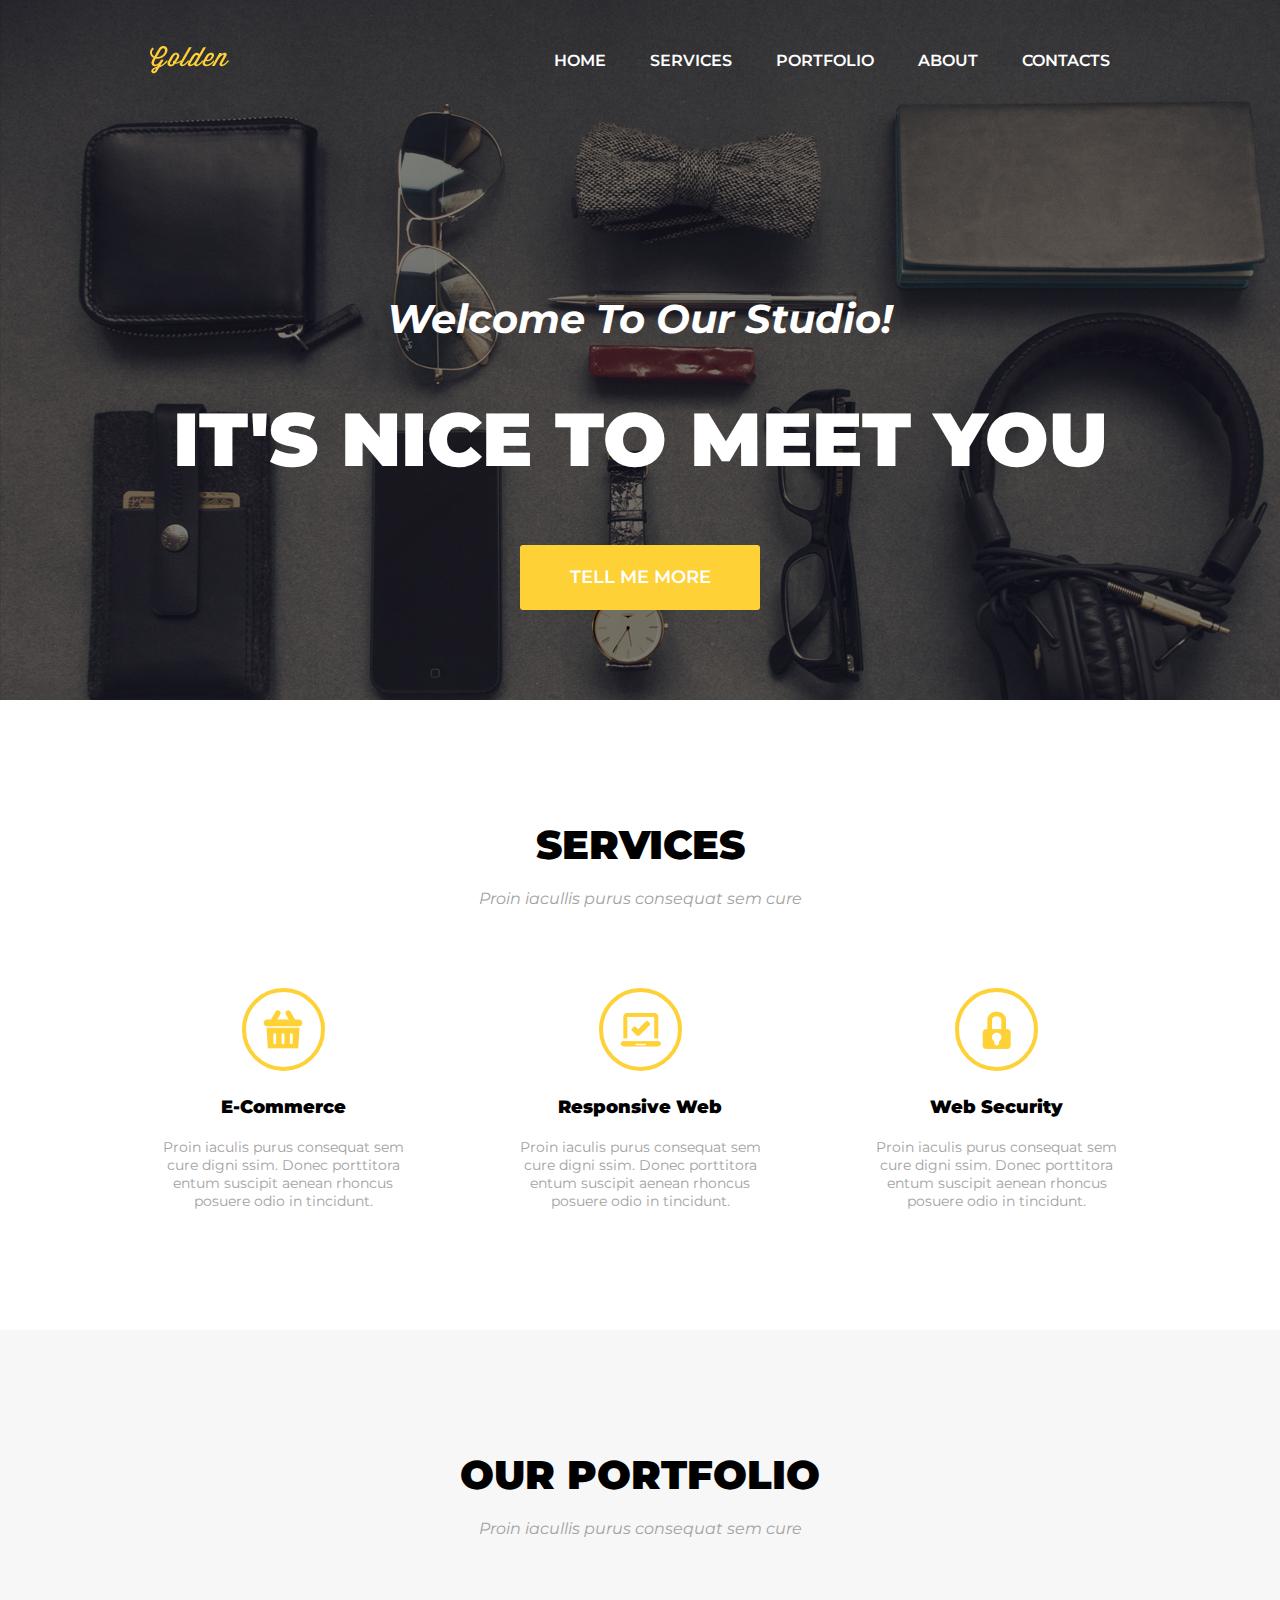
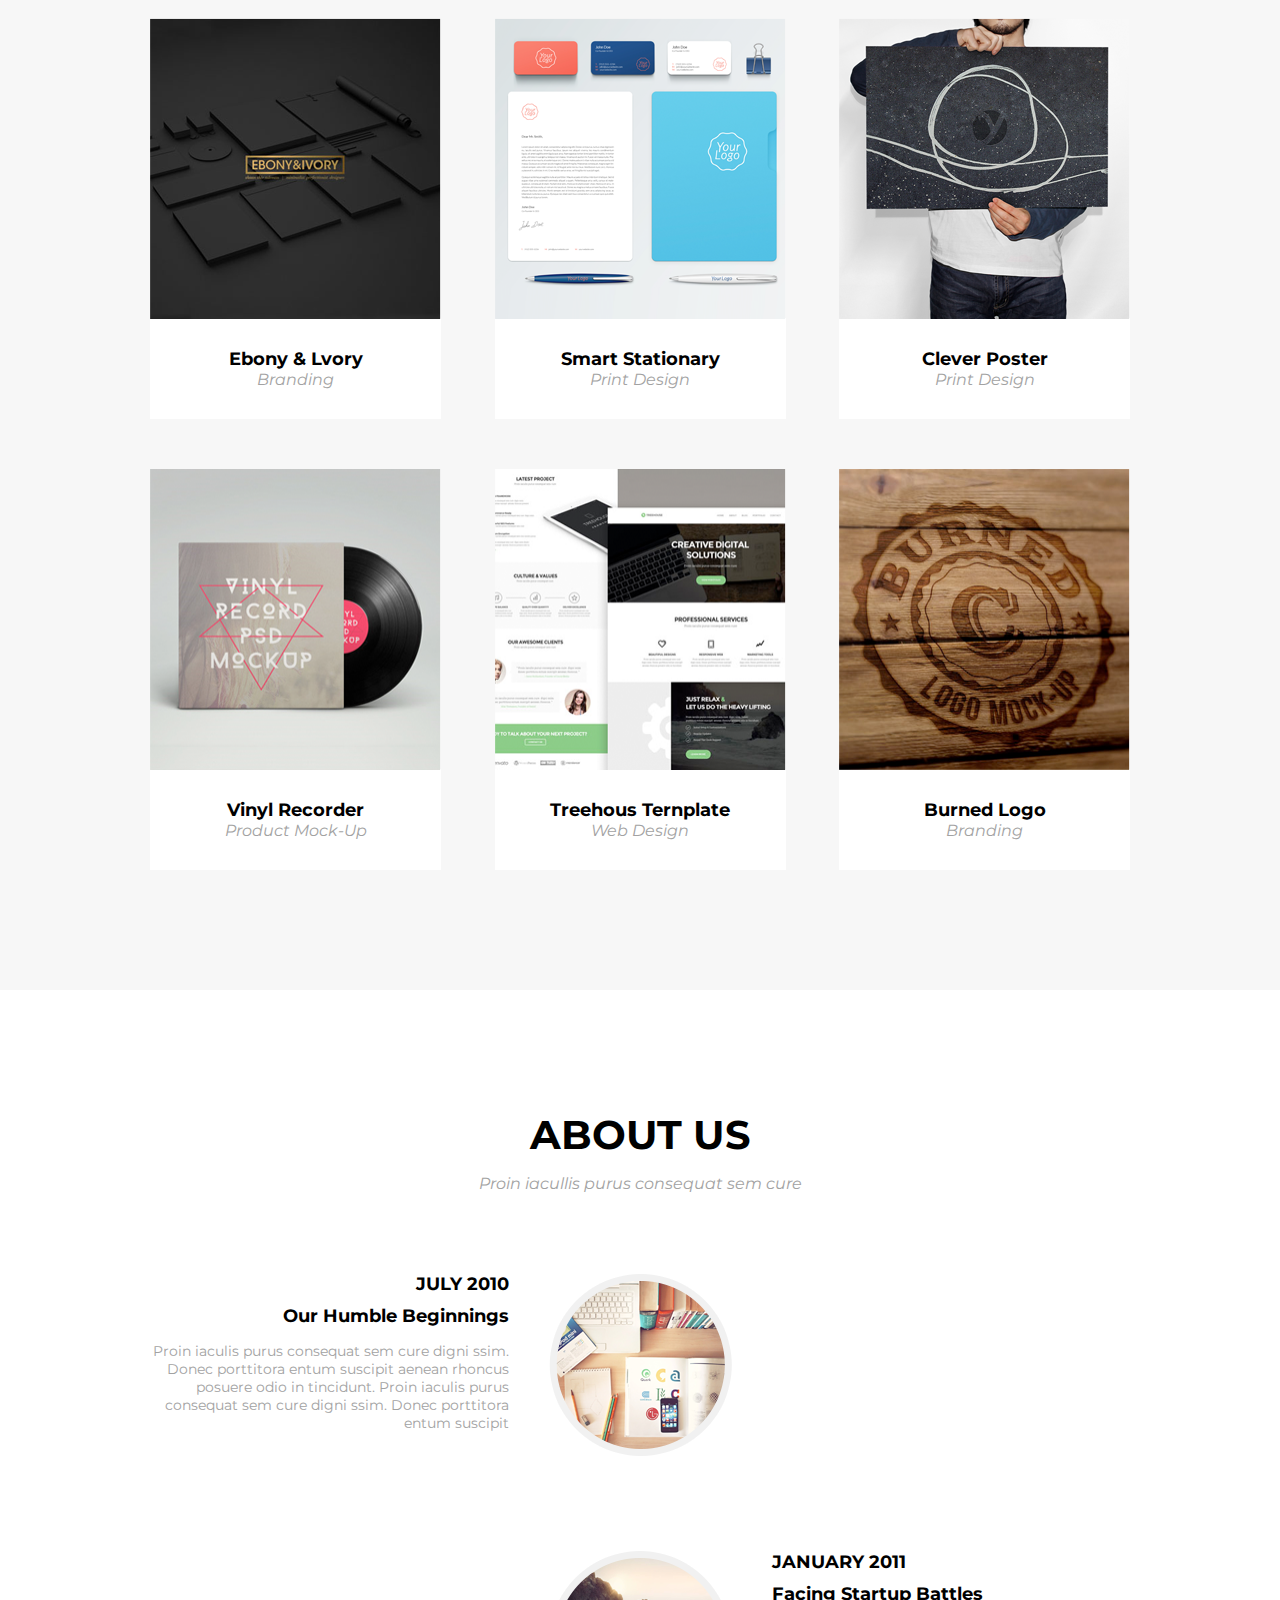
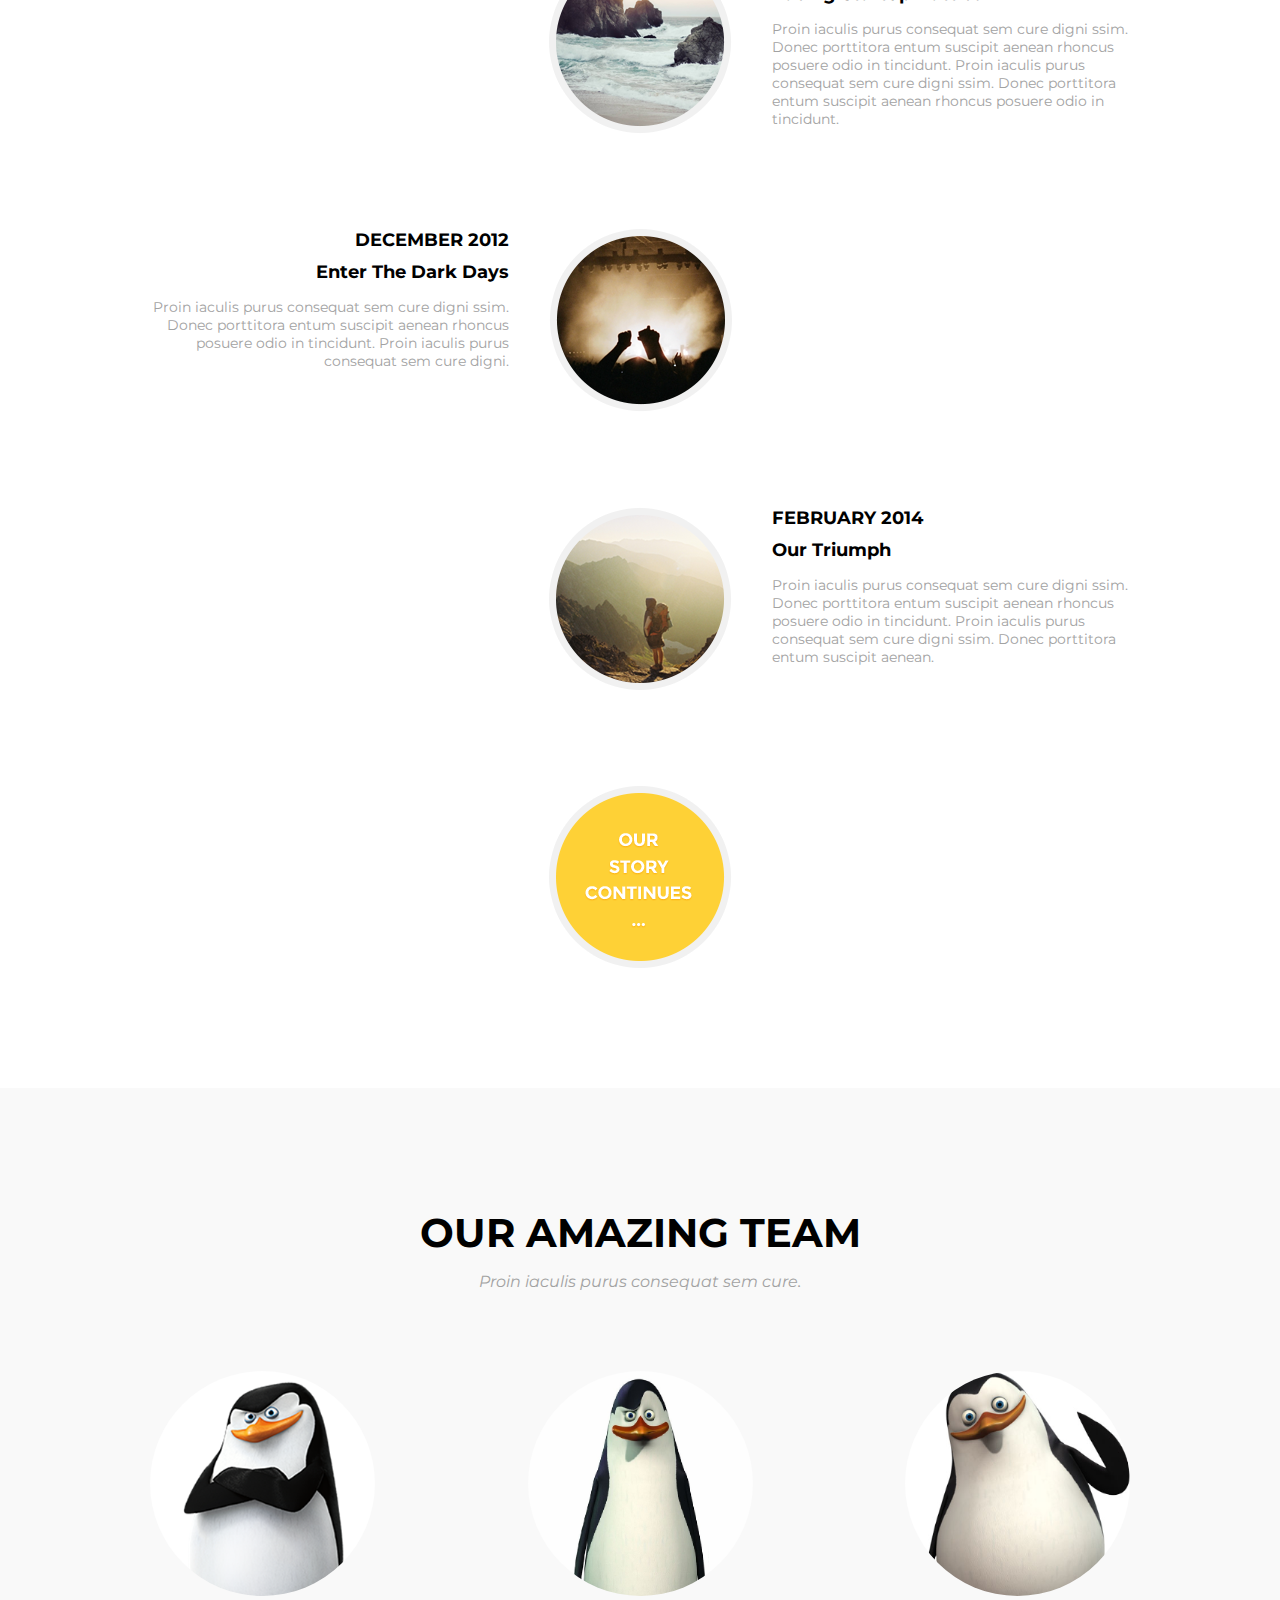
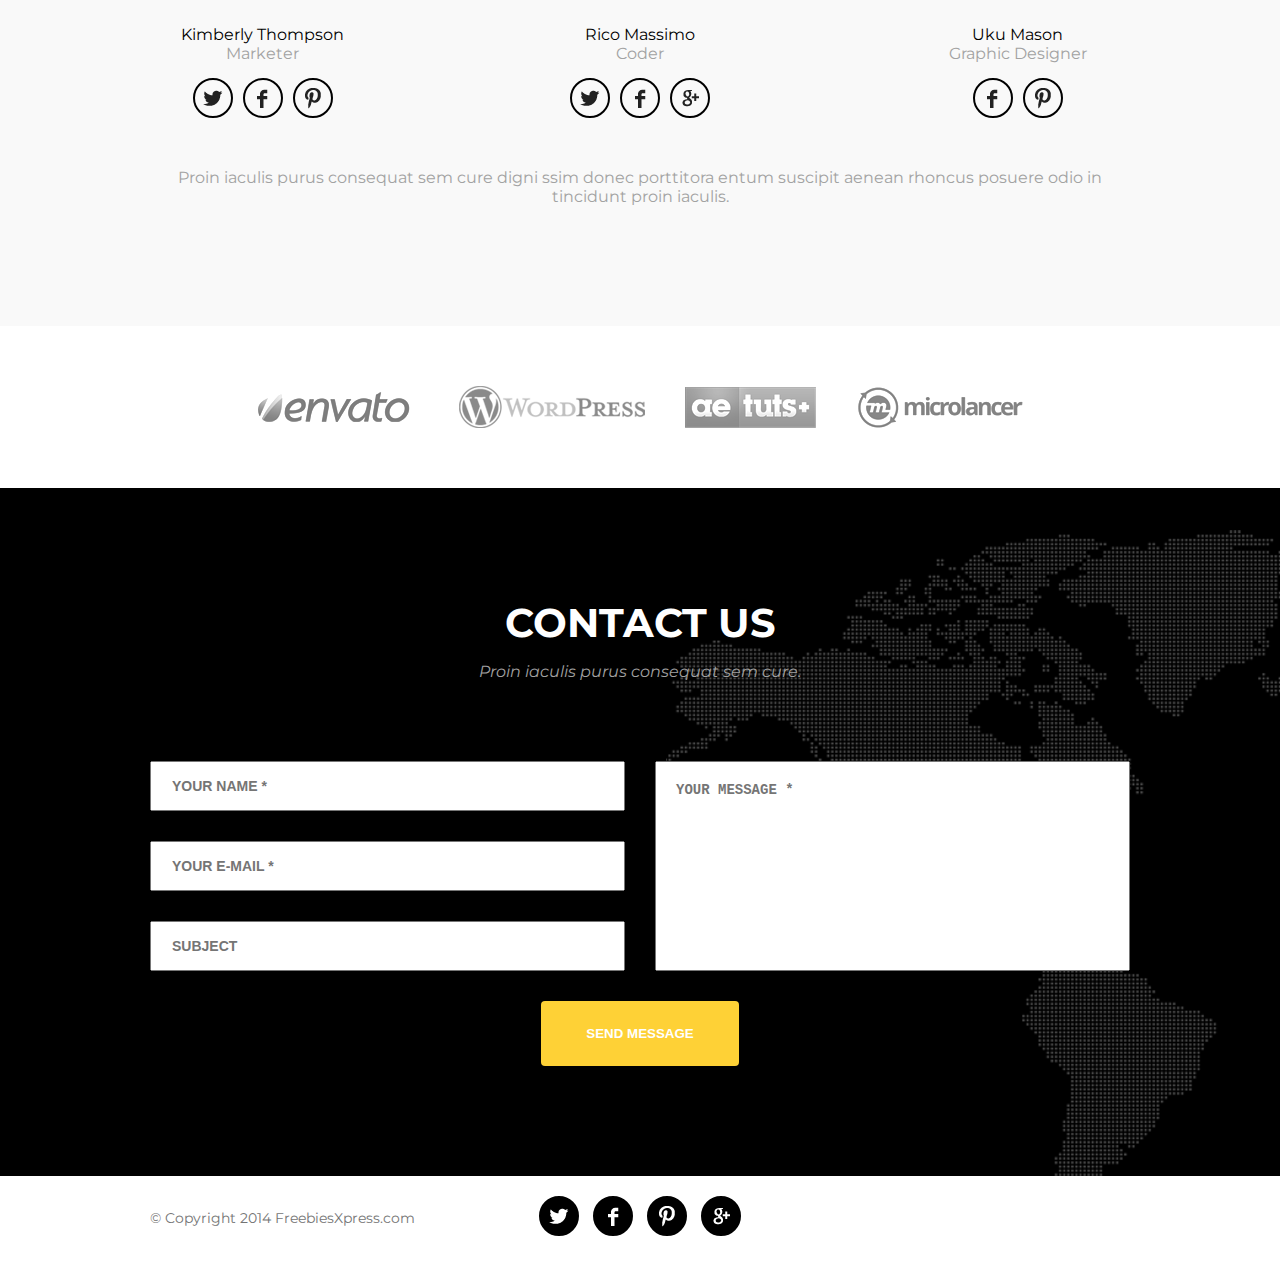
<file: ninth_html_css_homework_Nikiforov_Eugene/index.html>
<!DOCTYPE html>
<html lang="en">
<head>
    <meta charset="UTF-8">
    <meta name="viewport" content="width=device-width, initial-scale=1.0">
    <title>Studio</title>
    <link href="https://fonts.googleapis.com/css2?family=Montserrat:ital,wght@0,400;0,600;0,800;0,900;1,400;1,600;1,700&display=swap" rel="stylesheet">
    <link rel="stylesheet" href="css/style.css">
    <link rel="stylesheet" href="css/welcome.css">
    <link rel="stylesheet" href="css/welcome-media.css">
    <link rel="stylesheet" href="css/services.css">
    <link rel="stylesheet" href="css/services-media.css">
    <link rel="stylesheet" href="css/portfolio.css">
    <link rel="stylesheet" href="css/portfolio-media.css">
    <link rel="stylesheet" href="css/about.css">
    <link rel="stylesheet" href="css/about-media.css">
    <link rel="stylesheet" href="css/team.css">
    <link rel="stylesheet" href="css/team-media.css">
    <link rel="stylesheet" href="css/clients.css">
    <link rel="stylesheet" href="css/clients-media.css">
    <link rel="stylesheet" href="css/contact-us.css">
    <link rel="stylesheet" href="css/contact-us-media.css">
    <link rel="stylesheet" href="css/footer.css">
    <link rel="stylesheet" href="css/footer-media.css">
</head>
<body>
    <div class="site">

        <div class="welcome">
            <div class="container">

                <header class="header">

                    <div class="logo">
                        <img src="img/header-logo.png" alt="">
                    </div>
                    
                    <input type="checkbox" id="toogle">

                    <div class="menu-button">
                        <label for="toogle" class="menu-button">
                            <span></span>
                            <span></span>
                            <span></span>
                        </label>
                    </div>

                    <nav class="navigation">                        
                        <a href="#" class="navigation-link">Home</a>
                        <a href="#" class="navigation-link">Services</a>
                        <a href="#" class="navigation-link">Portfolio</a>
                        <a href="#" class="navigation-link">About</a>
                        <a href="#" class="navigation-link">Contacts</a>
                    </nav>

                </header>

                <section class="promo">

                    <h3 class="promo-greetings">Welcome to our studio!</h3>

                    <h4 class="promo-greetings">It's nice to meet you</h4>

                    <a href="#" class="promo-button">Tell me more</a>

                </section>

            </div>
        </div>

        <section class="services">
            <div class="container">

                <h3 class="services-header">Services</h3>

                <p class="services-text">Proin iacullis purus consequat sem cure</p>

                <div class="services-list">

                    <div class="services-item">
                        <div class="service-icon ico-commerce"></div>
                        <h4 class="service-item-title">E-commerce</h4>
                        <p class="service-item-description">Proin iaculis purus consequat sem cure 
                            digni ssim. Donec porttitora entum suscipit 
                            aenean rhoncus posuere odio in tincidunt.
                        </p>
                    </div>

                    <div class="services-item">
                        <div class="service-icon ico-responsive"></div>
                        <h4 class="service-item-title">Responsive web</h4>
                        <p class="service-item-description">Proin iaculis purus consequat sem cure 
                            digni ssim. Donec porttitora entum suscipit 
                            aenean rhoncus posuere odio in tincidunt.
                        </p>
                    </div>

                    <div class="services-item">
                        <div class="service-icon ico-security"></div>
                        <h4 class="service-item-title">Web Security</h4>
                        <p class="service-item-description">Proin iaculis purus consequat sem cure 
                            digni ssim. Donec porttitora entum suscipit 
                            aenean rhoncus posuere odio in tincidunt.
                        </p>
                    </div>

                </div>

            </div>
        </section>

        <section class="portfolio">
            <div class="container">

                <h3 class="portfolio-header">Our portfolio</h3>

                <p class="portfolio-text">Proin iacullis purus consequat sem cure</p>

                <div class="portfolio-works">

                    <div class="portfolio-example">
                        <img src="img/portfolio1.png" alt="a">
                        <div class="example-description">
                            <h4 class="description-title">Ebony & lvory</h4>
                            <p class="description-text">Branding</p>
                        </div>
                    </div>

                    <div class="portfolio-example">
                        <img src="img/portfolio2.png" alt="a">
                        <div class="example-description">
                            <h4 class="description-title">Smart stationary</h4>
                            <p class="description-text">Print design</p>
                        </div>
                    </div>

                    <div class="portfolio-example">
                        <img src="img/portfolio3.png" alt="a">
                        <div class="example-description">
                            <h4 class="description-title">Clever poster</h4>
                            <p class="description-text">Print design</p>
                        </div>
                    </div>

                    <div class="portfolio-example">
                        <img src="img/portfolio4.png" alt="a">
                        <div class="example-description">
                            <h4 class="description-title">Vinyl recorder</h4>
                            <p class="description-text">Product mock-up</p>
                        </div>
                    </div>

                    <div class="portfolio-example">
                        <img src="img/portfolio5.png" alt="a">
                        <div class="example-description">
                            <h4 class="description-title">Treehous ternplate</h4>
                            <p class="description-text">Web design</p>
                        </div>
                    </div>

                    <div class="portfolio-example">
                        <img src="img/portfolio6.png" alt="a">
                        <div class="example-description">
                            <h4 class="description-title">Burned logo</h4>
                            <p class="description-text">Branding</p>
                        </div>
                    </div>

                </div>

            </div>
        </section>

        <section class="about">
            <div class="container">

                <h3 class="about-header">About us</h3>

                <p class="about-text">Proin iacullis purus consequat sem cure</p>

                <div class="about-timeline">

                    <img src="img/about1.png" alt="v" class="about-img">
                    <img src="img/about2.png" alt="v" class="about-img">
                    <img src="img/about3.png" alt="v" class="about-img">
                    <img src="img/about4.png" alt="v" class="about-img">
                    <img src="img/about5.png" alt="v" class="about-img">

                    <div class="about-item item-right">
                        <div class="about-description">
                            <p class="about-description-date">July 2010</p>
                            <h4 class="about-descriprion-title">Our humble beginnings</h4>
                            <p class="about-description-text">
                                Proin iaculis purus consequat sem cure 
                                digni ssim. Donec porttitora entum suscipit 
                                aenean rhoncus posuere odio in tincidunt. Proin 
                                iaculis purus consequat sem cure digni 
                                ssim. Donec porttitora entum suscipit
                            </p>
                        </div>
                    </div>

                    <div class="about-item">
                        <div class="about-description item-left">
                            <p class="about-description-date">January 2011</p>
                            <h4 class="about-descriprion-title">Facing startup battles</h4>
                            <p class="about-description-text">
                                Proin iaculis purus consequat sem cure 
                                digni ssim. Donec porttitora entum suscipit 
                                aenean rhoncus posuere odio in tincidunt. Proin 
                                iaculis purus consequat sem cure digni 
                                ssim. Donec porttitora entum suscipit aenean 
                                rhoncus posuere odio in tincidunt.
                            </p>
                        </div>
                    </div>

                    <div class="about-item item-right">
                        <div class="about-description">
                            <p class="about-description-date">December 2012</p>
                            <h4 class="about-descriprion-title">Enter the dark days</h4>
                            <p class="about-description-text">
                                Proin iaculis purus consequat sem cure 
                                digni ssim. Donec porttitora entum suscipit 
                                aenean rhoncus posuere odio in tincidunt. Proin 
                                iaculis purus consequat sem cure digni.
                            </p>
                        </div>
                    </div>

                    <div class="about-item item-left">
                        <div class="about-description">
                            <p class="about-description-date">February 2014</p>
                            <h4 class="about-descriprion-title">Our triumph</h4>
                            <p class="about-description-text">
                                Proin iaculis purus consequat sem cure 
                                digni ssim. Donec porttitora entum suscipit 
                                aenean rhoncus posuere odio in tincidunt. Proin 
                                iaculis purus consequat sem cure digni 
                                ssim. Donec porttitora entum suscipit aenean.
                            </p>
                        </div>
                    </div>

                </div>  

            </div>
        </section>

        <section class="team">
            <div class="container">

                <h3 class="team-header">our amazing team</h3>

                <p class="team-text">Proin iaculis purus consequat sem cure. </p>

                <div class="team-members">

                    <div class="team-members_person">
                        <img src="img/team1.png" alt="p" class="person-photo">
                        <p class="person-name">Kimberly Thompson</p>
                        <p class="person-speciality">Marketer</p>
                        <div class="person-socials">
                            <a href="#" class="social-ico twitter"></a>
                            <a href="#" class="social-ico facebook"></a>
                            <a href="#" class="social-ico pinterest"></a>
                        </div>
                    </div>

                    <div class="team-members_person">
                        <img src="img/team2.png" alt="p" class="person-photo">
                        <p class="person-name">Rico Massimo</p>
                        <p class="person-speciality">Coder</p>
                        <div class="person-socials">
                            <a href="#" class="social-ico twitter"></a>
                            <a href="#" class="social-ico facebook"></a>
                            <a href="#" class="social-ico gplus"></a>
                        </div>
                    </div>

                    <div class="team-members_person">
                        <img src="img/team3.png" alt="p" class="person-photo">
                        <p class="person-name">Uku Mason</p>
                        <p class="person-speciality">Graphic Designer</p>
                        <div class="person-socials">
                            <a href="#" class="social-ico facebook"></a>
                            <a href="#" class="social-ico pinterest"></a>
                        </div>
                    </div>

                </div>

                <p class="team-bottom-text">
                    Proin iaculis purus consequat sem cure  digni ssim donec porttitora entum suscipit  
                    aenean rhoncus posuere odio in tincidunt proin iaculis.
                </p>

            </div>
        </section>

        <div class="clients">
            <div class="container">

                <img src="img/Envato.png" alt="l" class="client-logo">
                <img src="img/WordPress.png" alt="l" class="client-logo">
                <img src="img/Tuts.png" alt="l" class="client-logo">
                <img src="img/Microlancer.png" alt="l" class="client-logo">

            </div>
        </div>

        <section class="contact-us">
            <div class="container">

                <h3 class="contact-us-header">contact us</h3>

                <p class="contact-us-text">Proin iaculis purus consequat sem cure.</p>

                <form action="#" method="GET" id="contact" class="contact-us_form">
                    <input type="text" name="name" class="contact-us_small-input" required placeholder="Your name *">
                    <input type="email" name="mail" class="contact-us_small-input" required placeholder="Your e-mail *">
                    <input type="text" name="subject" class="contact-us_small-input" placeholder="subject">
                    <textarea name="message" placeholder="Your message *" required class="contact-us_big-input"></textarea>
                </form>

                <button form="contact" class="contact-us_button">send message</button>

            </div>
        </section>

        <footer class="footer">
            <div class="container">

                <div class="footer-socials">
                    <a href="#" class="social-ico twitter"></a>
                    <a href="#" class="social-ico facebook"></a>
                    <a href="#" class="social-ico pinterest"></a>
                    <a href="#" class="social-ico gplus"></a>
                </div>

                <p class="footer-copyrights">&#169; Copyright 2014 FreebiesXpress.com</p>

            </div>
        </footer> 

    </div>
</body>
</html>
</file>
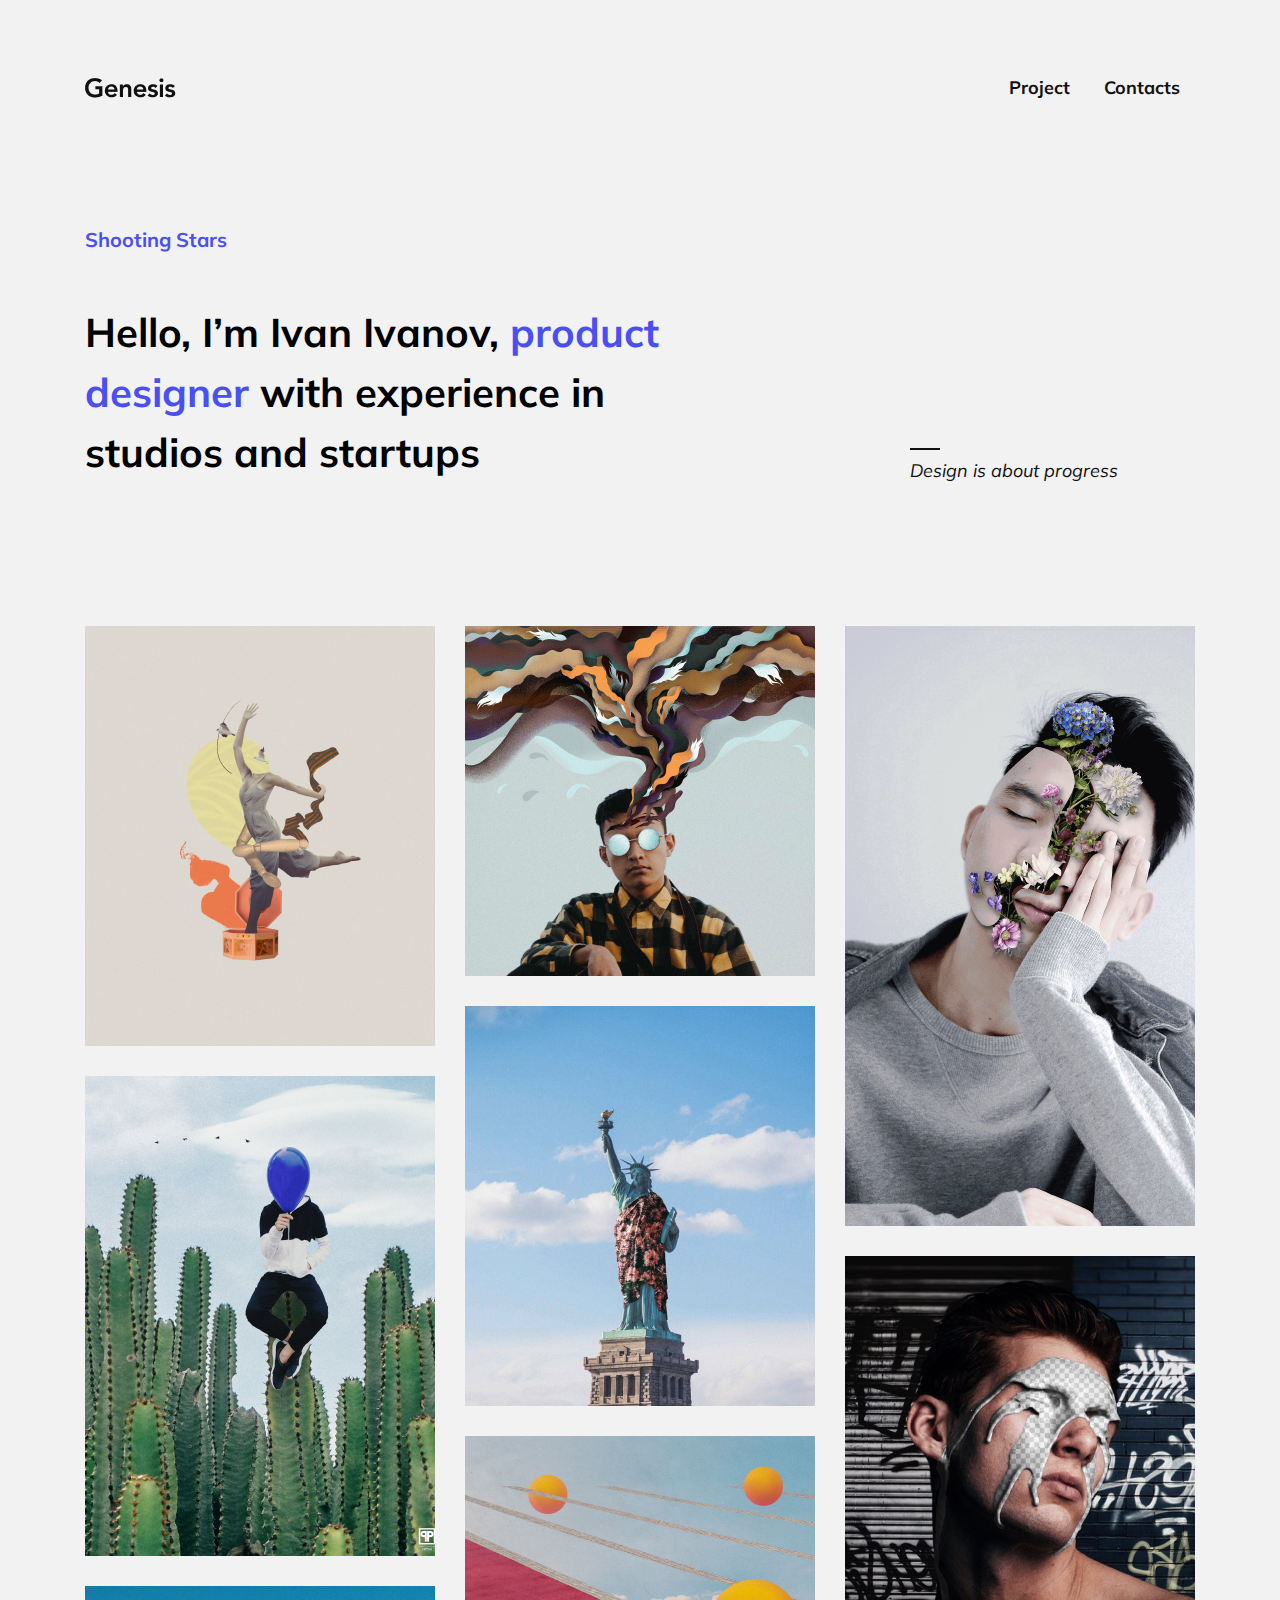
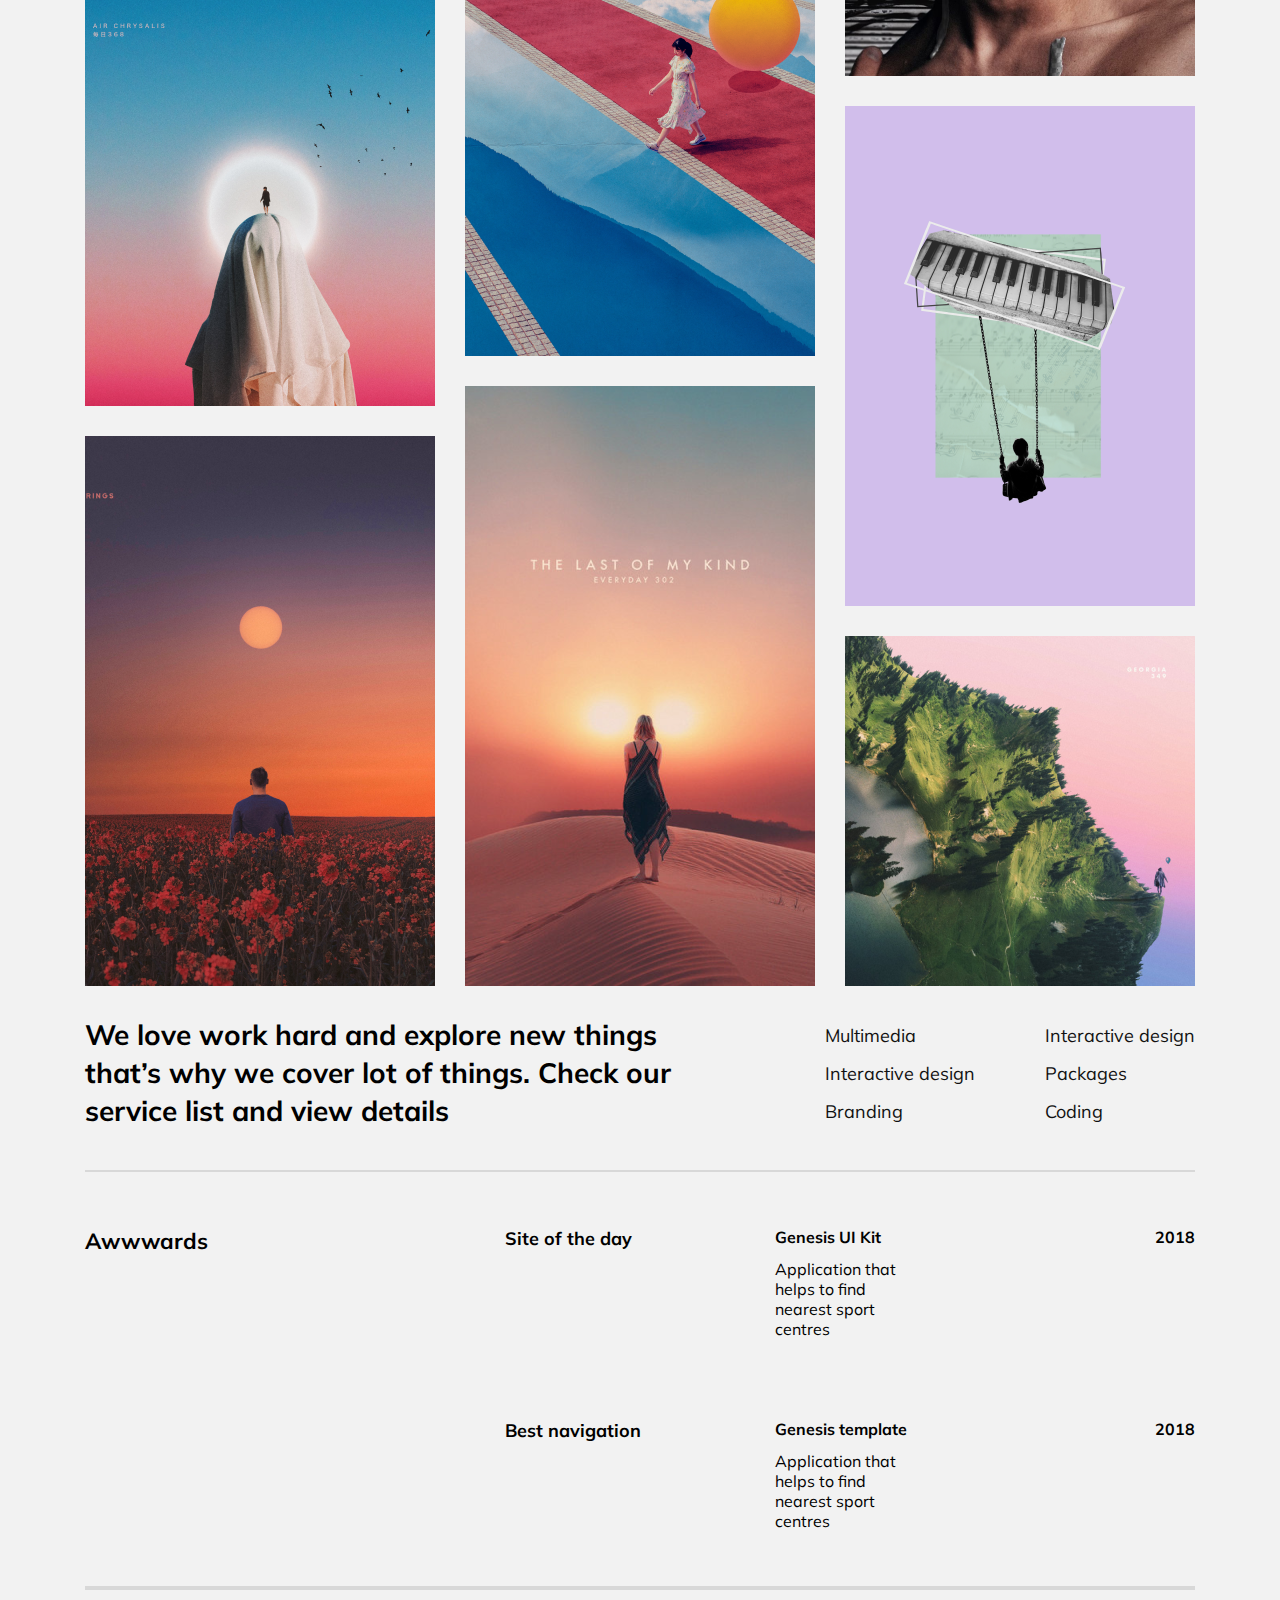
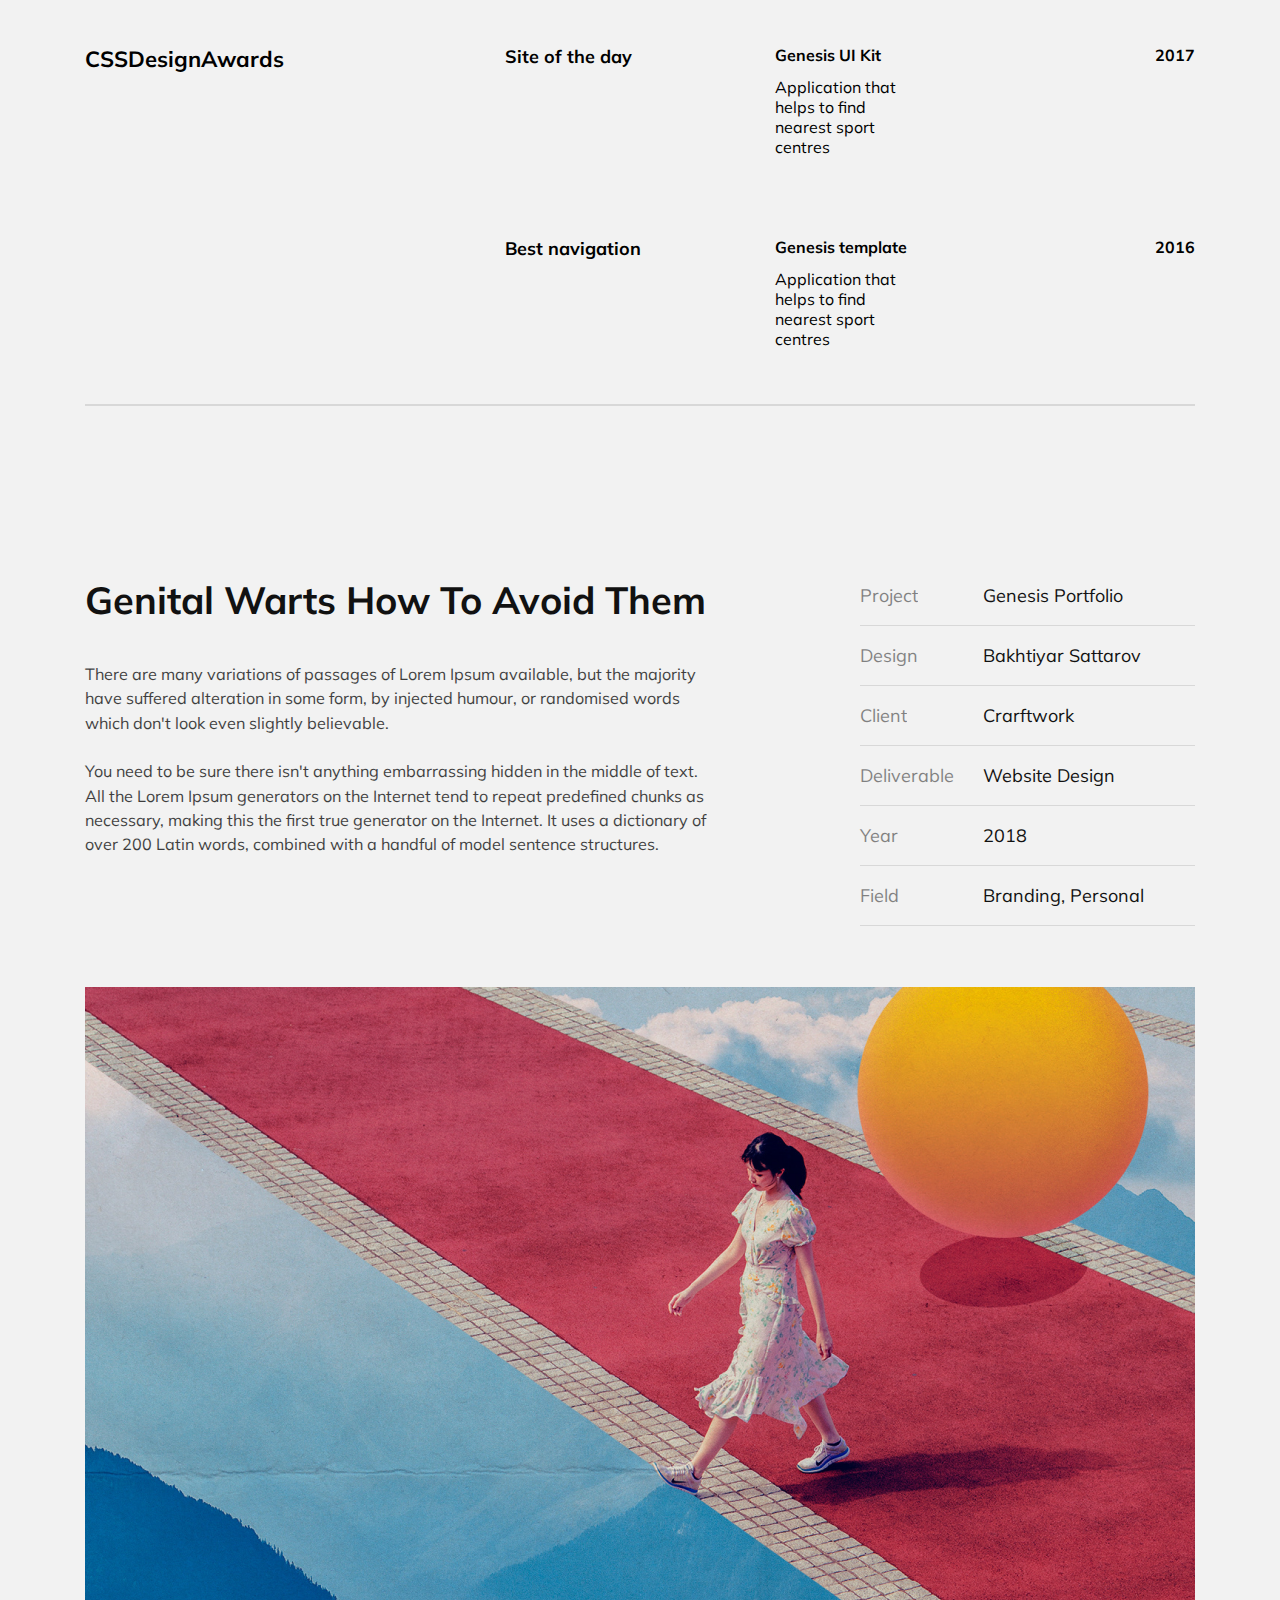
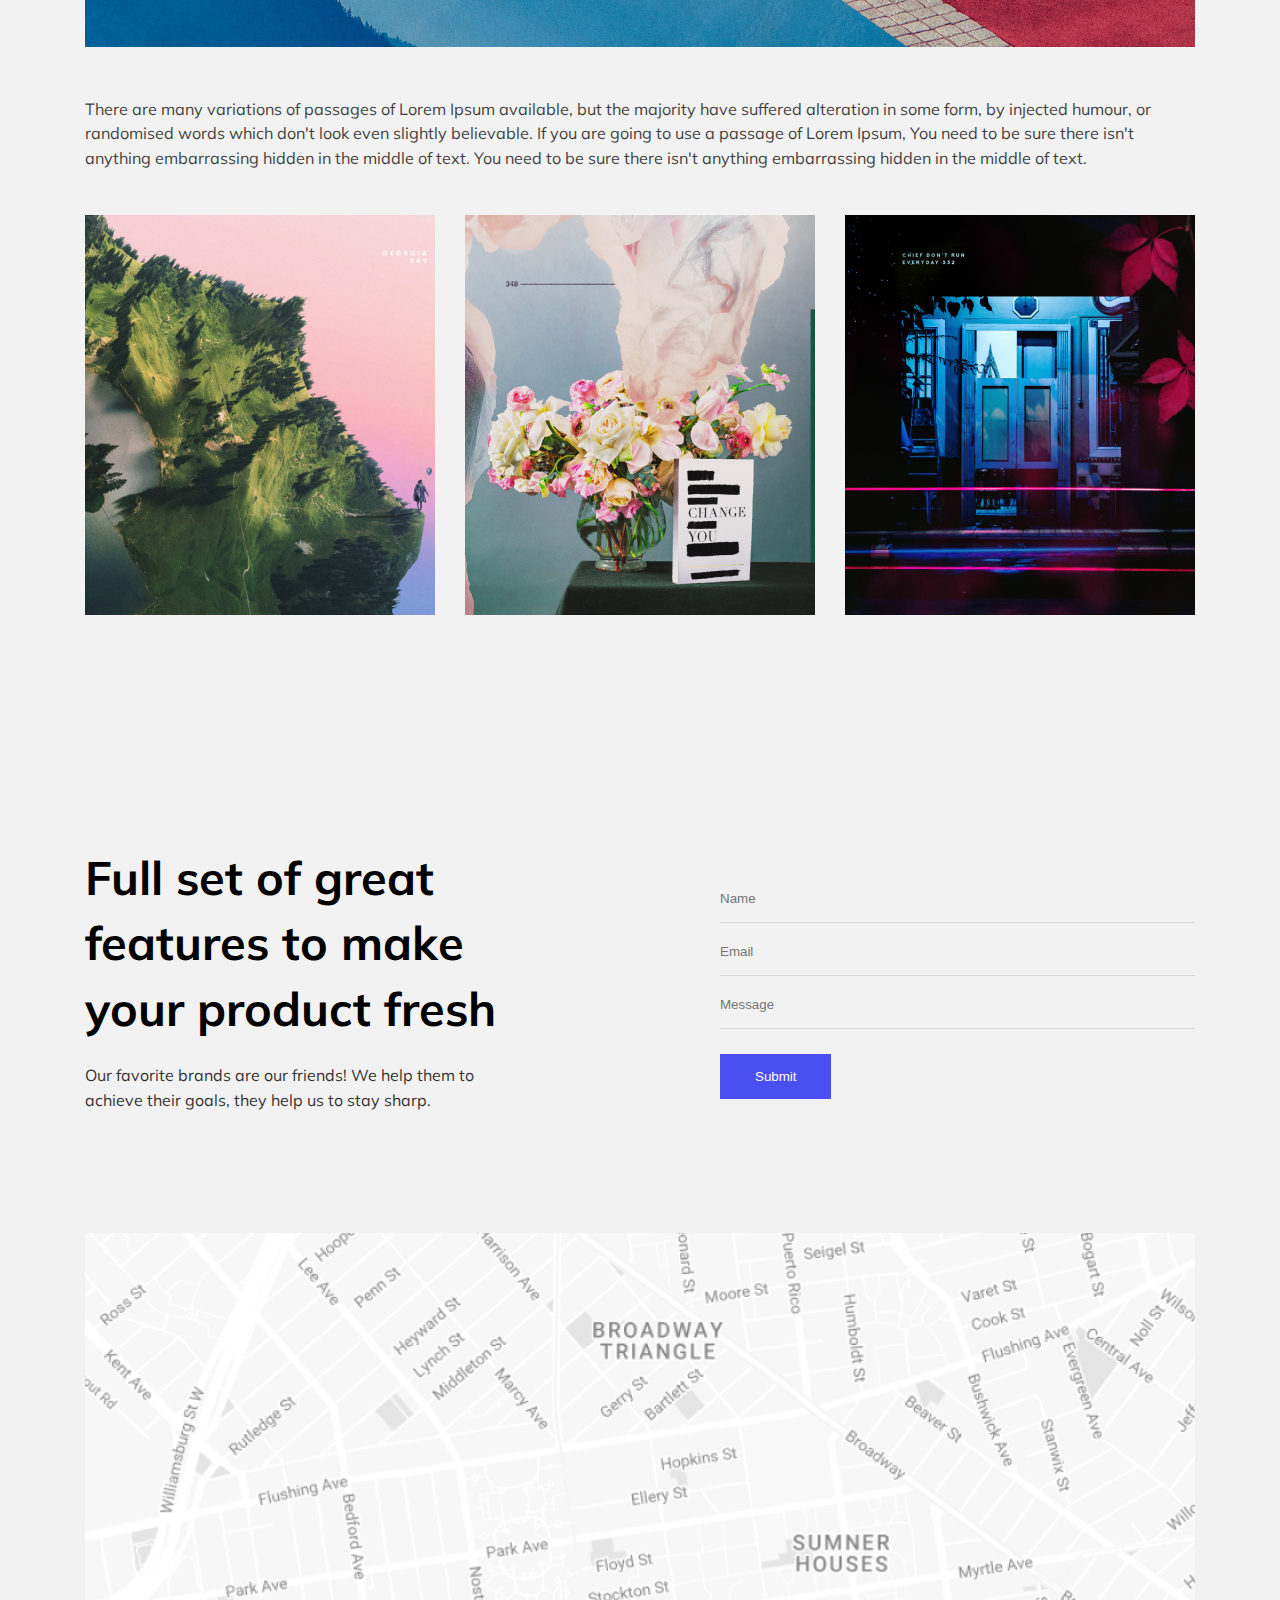
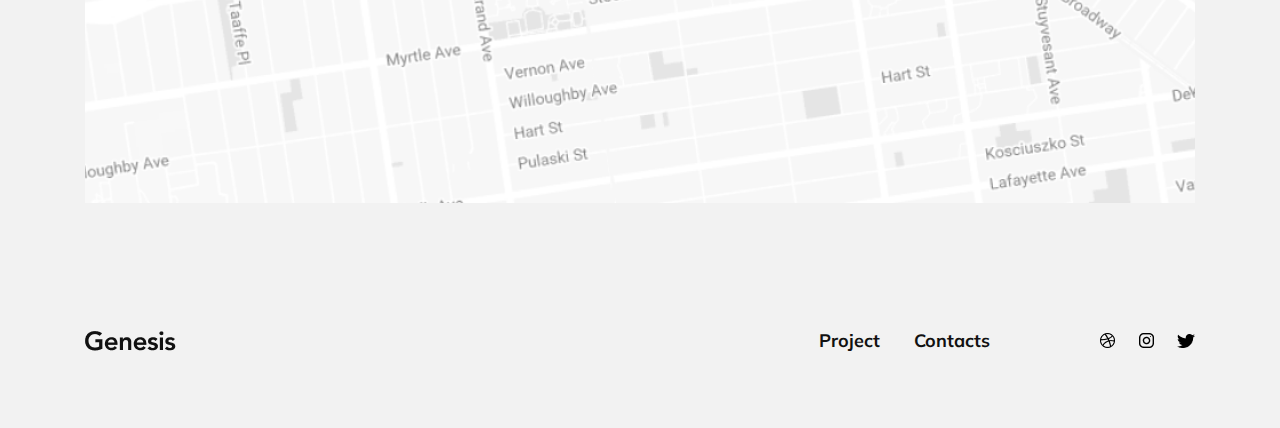
<file: tenth_html_css_homework_Nikiforov_Eugene/index.html>
<!DOCTYPE html>
<html lang="en">
<head>
    <meta charset="UTF-8">
    <meta name="viewport" content="width=device-width, initial-scale=1.0">
    <title>Portfolio</title>
    <link href="https://fonts.googleapis.com/css2?family=Mulish:ital,wght@0,400;0,700;1,400&display=swap" rel="stylesheet">
    <link rel="stylesheet" href="css/style.css">
    <link rel="stylesheet" href="css/header-footer.css">
    <link rel="stylesheet" href="css/header-footer-media.css">
    <link rel="stylesheet" href="css/greetings.css">
    <link rel="stylesheet" href="css/greetings-media.css">
    <link rel="stylesheet" href="css/photos.css">
    <link rel="stylesheet" href="css/photos-media.css">
    <link rel="stylesheet" href="css/check-us.css">
    <link rel="stylesheet" href="css/check-us-media.css">
    <link rel="stylesheet" href="css/awards.css">
    <link rel="stylesheet" href="css/awards-media.css">
    <link rel="stylesheet" href="css/project.css">
    <link rel="stylesheet" href="css/project-media.css">
    <link rel="stylesheet" href="css/contact.css">
    <link rel="stylesheet" href="css/contact-media.css">
    <link rel="stylesheet" href="css/animations.css">
</head>
<body>
    <div class="site">

        <header class="header-footer">
            <div class="container">

                <img src="img/Logo.png" alt="logo" class="header-footer-logo">

                <nav class="navigation">
                    <a href="#" class="navigation-link">Project</a>
                    <a href="#" class="navigation-link">Contacts</a>
                </nav>

            </div>
        </header>

        <section class="greetings">
            <div class="container">

                <div class="greetings-hello">
                    <h1 class="greetings-header"> <span class="greetings-blue">Shooting stars</span></h1>
                    <p class="greetings-hello">
                        Hello, I’m Ivan Ivanov,
                        <span class="greetings-blue">product designer</span> with experience
                        in studios and startups
                    </p>
                </div>

                <div class="greetings-credo">
                    <span class="credo-line"></span>
                    <p class="credo-text">Design is about progress</p>
                </div>

            </div>
        </section>

        <div class="photos">
            <div class="container">
                <img src="img/p1.png" alt="a" class="photos-item">
                <img src="img/p2.png" alt="a" class="photos-item">
                <img src="img/p3.png" alt="a" class="photos-item">
                <img src="img/p4.png" alt="a" class="photos-item">
                <img src="img/p5.png" alt="a" class="photos-item">
                <img src="img/p6.png" alt="a" class="photos-item">
                <img src="img/p7.png" alt="a" class="photos-item">
                <img src="img/p8.png" alt="a" class="photos-item">
                <img src="img/p9.png" alt="a" class="photos-item">
                <img src="img/p10.png" alt="a" class="photos-item">
                <img src="img/p11.png" alt="a" class="photos-item">
                <img src="img/p12.png" alt="a" class="photos-item">
            </div>
        </div>

        <div class="check-us">
            <div class="container">

                <p class="check-us-text">
                    We love work hard and explore new things that’s why we cover lot of things. Check our service list and view details
                </p>

                <div class="check-us-nav">

                    <div class="check-us-nav-block">
                        <a href="#" class="check-us-link">Multimedia</a>
                        <a href="#" class="check-us-link">Interactive design</a>
                        <a href="#" class="check-us-link">Branding</a>
                    </div>

                    <div class="check-us-nav-block">
                        <a href="#" class="check-us-link">Interactive design</a>
                        <a href="#" class="check-us-link">Packages</a>
                        <a href="#" class="check-us-link">Coding</a>
                    </div>

                </div>

            </div>
        </div>

        <section class="awards">
            <div class="container">

                <div class="awards-block">

                    <h4 class="awards-block-header">Awwwards</h4>

                    <h5 class="awards-block-award">Site of the day</h5>
                    <div class="awards-block-description">
                        <p class="description-header">Genesis UI Kit</p>
                        <p class="description-text">Application that helps to find nearest sport centres</p>
                    </div>
                    <p class="awards-block-year">2018</p>

                    <h5 class="awards-block-award">Best navigation</h5>
                    <div class="awards-block-description">
                        <p class="description-header">Genesis template</p>
                        <p class="description-text">Application that helps to find nearest sport centres</p>
                    </div>
                    <p class="awards-block-year">2018</p>

                </div>



                <div class="awards-block">

                    <h4 class="awards-block-header">CSSDesignAwards</h4>

                    <h5 class="awards-block-award">Site of the day</h5>
                    <div class="awards-block-description">
                        <p class="description-header">Genesis UI Kit</p>
                        <p class="description-text">Application that helps to find nearest sport centres</p>
                    </div>
                    <p class="awards-block-year">2017</p>

                    <h5 class="awards-block-award">Best navigation</h5>
                    <div class="awards-block-description">
                        <p class="description-header">Genesis template</p>
                        <p class="description-text">Application that helps to find nearest sport centres</p>
                    </div>
                    <p class="awards-block-year">2016</p>

                </div>

            </div>
        </section>

        <article class="project">
            <div class="container">

                <div class="project-top-flex">

                    <div class="project-top-flex-text">
                        <h3 class="project-title">Genital Warts How To Avoid Them</h3>

                        <p class="project-description">
                            There are many variations of passages of Lorem Ipsum available, but the majority have suffered alteration in some form, by injected humour, or randomised words which don't look even slightly believable.
                            <br /> <br /> 
                            You need to be sure there isn't anything embarrassing hidden in the middle of text. All the Lorem Ipsum generators on the Internet tend to repeat predefined chunks as necessary, making this the first true generator on the Internet. It uses a dictionary of over 200 Latin words, combined with a handful of model sentence structures.
                        </p>
                    </div>

                    <table class="project-datas">
                        <tr>
                            <td class="data-name">Project</td>
                            <td class="data-value">Genesis Portfolio</td>
                        </tr>
                        <tr>
                            <td class="data-name">Design</td>
                            <td class="data-value">Bakhtiyar Sattarov</td>
                        </tr>
                        <tr>
                            <td class="data-name">Client</td>
                            <td class="data-value">Crarftwork</td>
                        </tr>
                        <tr>
                            <td class="data-name">Deliverable</td>
                            <td class="data-value">Website Design</td>
                        </tr>
                        <tr>
                            <td class="data-name">Year</td>
                            <td class="data-value">2018</td>
                        </tr>
                        <tr>
                            <td class="data-name">Field</td>
                            <td class="data-value">Branding, Personal</td>
                        </tr>
                    </table>

                </div>

                <img src="img/projectmain.png" alt="a" class="project-main-photo">

                <p class="project-description">
                    There are many variations of passages of Lorem Ipsum available, but the majority have suffered alteration in some form, by injected humour, or randomised words which don't look even slightly believable. If you are going to use a passage of Lorem Ipsum, You need to be sure there isn't anything embarrassing hidden in the middle of text. You need to be sure there isn't anything embarrassing hidden in the middle of text.
                </p>

                <div class="project-gallery">
                    <img src="img/projectphoto1.png" alt="a" class="project-gallery-photo">
                    <img src="img/projectphoto2.png" alt="a" class="project-gallery-photo">
                    <img src="img/projectphoto3.png" alt="a" class="project-gallery-photo">
                </div>

            </div>
        </article>

        <section class="contact">
            <div class="container">

                <div class="contact-us-flex">

                    <div class="contact-us-text">
                        <h3 class="contact-us-text-title">Full set of great
                            features to make your
                            product fresh</h3>
                        <p class="contact-us-text-text">
                            Our favorite brands are our friends! We help them to achieve their goals, they help us to stay sharp.
                        </p>
                    </div>

                    <form action="#" Method="GET" class="contact-us-form">
                        <input type="text" name="name" placeholder="Name">
                        <input type="text" name="email" placeholder="Email">
                        <input type="text" name="message" placeholder="Message">
                        <button>Submit</button>
                    </form>

                </div>

                <img src="img/Map.png" alt="s" class="contact-us-map">

            </div>
        </section>

        <footer class="header-footer">
            <div class="container">

                <img src="img/Logo.png" alt="logo" class="header-footer-logo">

                <nav class="navigation">
                    <a href="#" class="navigation-link">Project</a>
                    <a href="#" class="navigation-link">Contacts</a>
                </nav>

                <div class="footer-socials">
                    <a href="#" class="social-ico basket"></a>
                    <a href="#" class="social-ico instagram"></a>
                    <a href="#" class="social-ico twitter"></a>
                </div>

            </div>
        </footer>

    </div>
</body>
</html>
</file>
<file: ninth_html_css_homework_Nikiforov_Eugene/css/style.css>
* {
    margin: 0;
    padding: 0;
}


a {
    text-decoration: none;
}

.container {
    width: 80%;
    max-width: 980px;
    margin: 0 auto;
    min-width: 256px;
}

.site {
    font-family: Montserrat;
    min-width: 320px;
}
</file>
<file: ninth_html_css_homework_Nikiforov_Eugene/css/welcome.css>
.welcome {
    height: 700px;
    background-image: url(../img/promomask.png), url(../img/topbg.png);
    background-size: cover;
}

.header {
    padding: 46px 0;
    display: flex;
}

.logo {
    margin-right: auto;
}

.menu-button {
    padding: 0;
    width: 40px;
    height: 40px;
    margin-left: auto;
}

.menu-button label {
    width: 100%;
    height: 100%;
    display: flex;
    flex-direction: column;
    justify-content: space-between;
}

.menu-button label span {
    display: block;
    width: 32px;
    border: 4px solid #fff;
    border-radius: 4px;
    transition: 0.2s linear;
}

.menu-button, #toogle {
    display: none;
}

.menu-button:hover {
    cursor: pointer;
}

.navigation-link {
    padding: 0 20px;
    height: 30px;
    line-height: 30px;
    display: inline-block;
    text-transform: uppercase;
    color: #fff;
    font-weight: 600;
}

.promo {
    text-align: center;
    color: #fff
}

h3.promo-greetings {
    margin-top: 170px;
    font-size: 40px;
    text-transform: capitalize;
    font-style: italic;
}

h4.promo-greetings {
    margin-top: 50px;
    font-size: 75px;
    text-transform: uppercase;
    font-weight: 900;
}

.promo-button {
    display: block;
    width: 240px;
    height: 65px;
    margin: 60px auto 0;
    background-color: #fed136;
    border-radius: 3px;
    font-size: 18px;
    text-transform: uppercase;
    color: #fff;
    font-weight: 600;
    line-height: 65px;
}
</file>
<file: ninth_html_css_homework_Nikiforov_Eugene/css/welcome-media.css>
@media (max-width: 1180px) {
    h3.promo-greetings {
        font-size: 25px;
    }

    h4.promo-greetings {
        font-size: 40px;
    }
}

@media (max-width: 960px) {
    .navigation {
        display: block;
        visibility: hidden;
        padding-top: 100px;
        position: fixed;
        top: 0;
        left: -300px;
        height: 100%;
        background-color: #000;
        opacity: 0.9;
        transition: 0.5s linear;
    }
    
    .navigation-link {
        display: block;
        width: 150px;
        padding: 15px 20px;
        text-align: center;
    }

    .navigation-link:hover {
        background-color: rgb(39, 38, 38);
    }

    .menu-button {
        display: block;
    }


    #toogle:checked ~ .navigation {
        visibility: visible;
        left: 0;
        transition: 0.5s linear;
    }

    #toogle:checked ~ .menu-button > label > span:nth-child(2) {
        visibility: hidden;
    }

    #toogle:checked ~ .menu-button > label > span:nth-child(1) {
        position: relative;
        transform: rotate(-45deg);
        top: calc(50% - 4px);
        z-index: 1;
        background-color: #fff;
        transition: 0.2s linear;
    }

    #toogle:checked ~ .menu-button > label > span:nth-child(3) {
        position: relative;
        transform: rotate(45deg);
        bottom: calc(50% - 4px);
        z-index: 2;
        background-color: #fff;
        transition: 0.2s linear;
    }

}

@media (max-width: 768px) {
    .welcome {
        height: 400px;
    }

    h3.promo-greetings {
        margin-top: 0;
    }

    h4.promo-greetings {
        margin-top: 20px;
    }

    .promo-button {
        margin-top: 20px;
        width: 180px;
    }
}

@media (max-width: 430px) {
    h4.promo-greetings {
        font-size: 25px;
    }
}
</file>
<file: ninth_html_css_homework_Nikiforov_Eugene/css/services.css>
.services {
    padding: 120px 0;
    text-align: center;
}

.services p {
    color: #a2a2a2;
}

.services-header {
    font-size: 40px;
    text-transform: uppercase;
    font-weight: 900;
}

.services-text {
    margin-top: 20px;
    font-size: 16px;
    font-style: italic;
}

.services-list {
    display: flex;
}

.services-item {
    padding-top: 80px;
    flex: 1 1;
}

.services-item:not(:last-child) {
    margin-right: 90px;
}

.service-item-title {
    font-size: 18px;
    text-transform: capitalize;
    font-weight: 900;
}

.service-item-description {
    margin: 20px auto 0;
    max-width: 300px;
    font-size: 14px;
}

.service-icon {
    margin: 0 auto 25px;
    width: 75px;
    height: 75px;
    border: 4px solid #fed136;
    border-radius: 50%;
    background-repeat: no-repeat;
    background-position: center;
}

.ico-commerce {
    background-image: url(../img/commerce.png);
}

.ico-responsive {
    background-image: url(../img/responsive.png);
}

.ico-security {
    background-image: url(../img/security.png);
}
</file>
<file: ninth_html_css_homework_Nikiforov_Eugene/css/services-media.css>
@media (max-width: 1250px) {
    .services-list {
        display: block;
    }

    .services-item:not(:last-child) {
        margin-right: 0;
    }
}
</file>
<file: ninth_html_css_homework_Nikiforov_Eugene/css/portfolio.css>
.portfolio {
    padding: 120px 0;
    background-color: #f7f7f7;
    text-align: center;
}

.portfolio p {
    color: #a2a2a2;
}

.portfolio-header {
    font-size: 40px;
    text-transform: uppercase;
    font-weight: 900;
}

.portfolio-text {
    margin-top: 20px;
    margin-bottom: 30px;
    font-size: 16px;
    font-style: italic;
}

.portfolio-works {
    display: flex;
    flex-wrap: wrap;
    justify-content: space-between;
}


.portfolio-example {
    padding-top: 50px;
    width: 291px;
}

.portfolio-example img {
    width: 291px;
    height: 301px;
}

.example-description {
    margin-top: -5px;
    padding: 30px 0;
    background-color: #fff;
}

.description-title {
    font-size: 18px;
    text-transform: capitalize;
    font-weight: bolder;
}

.description-text {
    font-style: italic;
    text-transform: capitalize;
}
</file>
<file: ninth_html_css_homework_Nikiforov_Eugene/css/portfolio-media.css>
@media (max-width: 1150px) {
    .portfolio-works {
        display: flex;
        flex-wrap: wrap;
        justify-content: center;
    }

    .portfolio-example {
        padding-top: 50px;
        width: 291px;
        margin: 0 5%;
    }
}
</file>
<file: ninth_html_css_homework_Nikiforov_Eugene/css/about.css>
.about {
    padding: 120px 0;
    text-align: center;
}

.about p{
    color: #a2a2a2;
}

.about-header {
    font-size: 40px;
    text-transform: uppercase;
    margin-bottom: 15px;
}

.about-text {
    font-size: 16px;
    font-style: italic;
    margin-bottom: 80px;
}

.about-timeline {
    display: grid;
    grid-template: repeat(5, 1fr)/1fr 183px 1fr;
    gap: 95px 40px;
}

.about-img:nth-child(1) {
    grid-area: 1/2;
}

.about-img:nth-child(2) {
    grid-area: 2/2;
}

.about-img:nth-child(3) {
    grid-area: 3/2;
}

.about-img:nth-child(4) {
    grid-area: 4/2;
}

.about-img:nth-child(5) {
    grid-area: 5/2;
}

.about-item:nth-child(6) {
    grid-area: 1/1;
}

.about-item:nth-child(7) {
    grid-area: 2/3;
}

.about-item:nth-child(8) {
    grid-area: 3/1;
}

.about-item:nth-child(9) {
    grid-area: 4/3;
}

.item-right {
    text-align: right;
}

.item-left {
    text-align: left;
}

.about-item .about-description-date {
    margin-bottom: 10px;
    text-transform: uppercase;
    font-size: 18px;
    color: #000;
    font-weight: bold;
}

.about-descriprion-title {
    margin-bottom: 15px;
    text-transform: capitalize;
    font-size: 18px;
    color: #000;
    font-weight: bold;
}

.about-description-text {
    font-size: 14px;
}
</file>
<file: ninth_html_css_homework_Nikiforov_Eugene/css/about-media.css>
@media screen and (max-width: 930px) {
    .about-timeline {
        grid-template-columns: 1fr 183px 240px 1fr;
    }

    .item-right {
        text-align: left;
    }

    .about-item:nth-child(6),  .about-item:nth-child(8) {
        grid-column-start: 3;
    }

}

@media screen and (max-width: 680px) {
    .about-timeline {
        grid-template: repeat(9, minmax(183px, auto)) / 1fr calc((240px - 183px) / 2) 183px calc((240px - 183px) / 2) 1fr;
        gap: 40px 0;
    }

    .item-right, .item-left {
        text-align: center;
    }

    .about-img:nth-child(1) {
        grid-area: 1/3;
    }
    
    .about-img:nth-child(2) {
        grid-area: 3/3;
    }
    
    .about-img:nth-child(3) {
        grid-area: 5/3;
    }
    
    .about-img:nth-child(4) {
        grid-area: 7/3;
    }
    
    .about-img:nth-child(5) {
        grid-area: 9/3;
    }
    
    .about-item:nth-child(6) {
        grid-row: 2;
        grid-column: 2/span 3;
    }
    
    .about-item:nth-child(7) {
        grid-row: 4;
        grid-column: 2/span 3;
    }
    
    .about-item:nth-child(8) {
        grid-row: 6;
        grid-column: 2/span 3;
    }
    
    .about-item:nth-child(9) {
        grid-row: 8;
        grid-column: 2/span 3;
    }

}
</file>
<file: ninth_html_css_homework_Nikiforov_Eugene/css/team.css>
.team {
    background-color: #f9f9f9;
    padding: 120px 0;
    text-align: center;
}

.team p {
    color: #a2a2a2;
}

.team-header {
    font-size: 40px;
    text-transform: uppercase;
    margin-bottom: 15px;
}

.team-text {
    font-size: 16px;
    font-style: italic;
    margin-bottom: 80px;
}

.person-photo {
    border-radius: 50%;
}

.team-members {
    display: flex;
    justify-content: space-between;
    margin-bottom: 50px;
}

.person-photo {
    margin-bottom: 25px;
}



.person-name {
    font-size: 16px;
    text-transform: capitalize;
}

.team-members_person:not(:last-child) {
    margin-right: 50px;
}

.team-members_person .person-name {
    color: #000;
}

.person-socials {
    margin-top: 15px;
    display: flex;
    justify-content: center;
}

.social-ico {
    display: inline-block;
    width: 36px;
    height: 36px;
    border: 2px solid #000;
    border-radius: 50%;
    background-repeat: no-repeat;
    background-position: center center;
    text-decoration: none;
}

.social-ico:not(:first-child) {
    margin-left: 10px;
}

.twitter {
    background-image: url(../img/twitter.png);
}

.facebook {
    background-image: url(../img/facebook.png);
}

.gplus {
    background-image: url(../img/google.png);
}

.pinterest {
    background-image: url(../img/pinterest.png);
}

.twitter:hover {
    background-image: url(../img/twitterhover.png);
    background-color: #00aced;
    border-color: #00aced;
}

.facebook:hover {
    background-image: url(../img/facebookhover.png);
    background-color: #3b5998;
    border-color: #3b5998;
}

.gplus:hover {
    background-image: url(../img/googlehover.png);
    background-color: #d95232;
    border-color: #d95232;
}

.pinterest:hover {
    background-image: url(../img/pinteresthover.png);
    background-color: #cb2028;
    border-color: #cb2028;
}
</file>
<file: ninth_html_css_homework_Nikiforov_Eugene/css/team-media.css>
@media screen and (max-width: 1010px) {
    .team-text {
        margin-bottom: 40px;
    }
    
    .team-members {
        flex-wrap: wrap;
    }

    .team-members_person {
        margin-top: 40px;
    }
}

@media screen and (max-width: 968px) {

    .team-members {
        justify-content: center;
    }

    .team-members_person:not(:last-child), .team-members_person:last-child {
        margin: 20px 40px;
    }

    
}

@media screen and (max-width: 680px) {

    .team-members {
        flex-direction: column;
    }

    .team-members_person:not(:last-child), .team-members_person:last-child {
        margin: 20px 0;
    }

    
}

@media screen and (max-width: 560px) {

    .team-header {
        font-size: 30px;
    }

    
}
</file>
<file: ninth_html_css_homework_Nikiforov_Eugene/css/clients.css>
.clients {
    padding: 40px 0;
}

.clients > .container {
    display: flex;
    justify-content: center;
    flex-wrap: wrap;
    align-items: center;
}

.client-logo {
    margin: 20px;
}
</file>
<file: ninth_html_css_homework_Nikiforov_Eugene/css/clients-media.css>
@media screen and (max-width: 540px) {
    .clients > .container {
        flex-direction: column;
    }
    
}
</file>
<file: ninth_html_css_homework_Nikiforov_Eugene/css/contact-us.css>
.contact-us {
    padding: 110px 0;
    background-color: #000;
    background-image: url(../img/formbg.png);
    background-repeat: no-repeat;
    background-position: right bottom;
    color: #a2a2a2;
    text-align: center;
}

.contact-us-header {
    font-size: 40px;
    text-transform: uppercase;
    margin-bottom: 15px;
    color: #fff;
}

.contact-us-text {
    font-size: 16px;
    font-style: italic;
    margin-bottom: 80px;
}

.contact-us_form {
    display: grid;
    grid-auto-flow: column;
    grid-template: repeat(3, 50px)/1fr 1fr;
    gap: 30px;  
    margin-bottom: 30px;
}

.contact-us_small-input {
    font-size: 14px;
    text-transform: uppercase;
    font-weight: bold;
    padding: 20px;
}

.contact-us_small-input:focus {
    outline: none;
}

.contact-us_big-input {
    padding: 20px;
    grid-row: 1/span 3;
    resize: none;
    font-size: 14px;
    text-transform: uppercase;
    font-weight: bold;
}

.contact-us_big-input:focus {
    outline: none;
}

.contact-us_button {
    padding: 25px 45px;
    border: none;
    color: #fff;
    text-transform: uppercase;
    background-color: #fed136;
    font-weight: bold;
    border-radius: 4px;
}

.contact-us_button:focus {
    outline: none;
}

.contact-us_button:hover {
    cursor: pointer;
}
</file>
<file: ninth_html_css_homework_Nikiforov_Eugene/css/contact-us-media.css>
@media screen and (max-width: 920px) {
    .contact-us_form {
        grid-template: repeat(6, 50px)/1fr;
    }

    .contact-us_big-input {
        grid-row: 4/span 3;
    }
}

@media screen and (max-width: 330px) {
    .contact-us-header {
        font-size: 30px;
    }

    .contact-us-text {
        font-size: 14px;
    }
}
</file>
<file: ninth_html_css_homework_Nikiforov_Eugene/css/footer.css>
.footer {
    padding: 20px 0 30px;
}

.footer .container {
    display: flex;
    align-items: center;
}

.footer-copyrights {
    font-size: 14px;
    color: #747474;
    order: -1;
}

.footer-socials {
    margin-left: auto;
    margin-right: calc(50% - 101.305px);
}

.footer-socials .social-ico {
    background-color: #000;
}

.footer-socials .twitter {
    background-image: url(../img/twitterhover.png);
}

.footer-socials .facebook {
    background-image: url(../img/facebookhover.png);
}

.footer-socials .pinterest {
    background-image: url(../img/pinteresthover.png);
}

.footer-socials .gplus {
    background-image: url(../img/googlehover.png);
}

.footer-socials .twitter:hover {
    background-color: #00aced;
}

.footer-socials .facebook:hover {
    background-color: #3b5998;
}

.footer-socials .pinterest:hover {
    background-color: #cb2028;;
}

.footer-socials .gplus:hover {
    background-color: #d95232;
}
</file>
<file: ninth_html_css_homework_Nikiforov_Eugene/css/footer-media.css>
@media screen and (max-width: 970px) {
    .footer .container {
        justify-content: center;
    }
    
    .footer-socials {
        margin-left: 40px;
        margin-right: 0;
    }
}

@media screen and (max-width: 650px) {
    .footer .container {
        display: block;
        text-align: center;
    }
    
    .footer-socials {
        margin: 0;
    }

    .footer-copyrights {
        margin-top: 20px;
        font-size: 14px;
        color: #747474;
    }
}

@media screen and (max-width: 360px) {
   
    .footer-copyrights {
        font-size: 10px;
    }
}
</file>
<file: tenth_html_css_homework_Nikiforov_Eugene/css/style.css>
* {
    margin: 0;
    padding: 0;
}

a {
    text-decoration: none;
}

button {
    border: none;
}

button:focus {
    outline: none;
}

.site {
    font-family: 'Mulish', sans-serif;
    min-width: 320px;
    background-color: #f2f2f2;
}


.container {
    width: 90%;
    max-width: 1110px;
    margin-left: auto;
    margin-right: auto;
}
</file>
<file: tenth_html_css_homework_Nikiforov_Eugene/css/header-footer.css>
.header-footer {
    padding: 61px 0;
}

.header-footer .container {
    display: flex;
    justify-content: space-between;
    align-items: center;
}

.navigation-link {
    display: inline-block;
    padding: 15px;
    color: #111;
    font-size: 18px;
    font-weight: bold;
}

footer.header-footer .container {
    justify-content: flex-start;
}

footer.header-footer .navigation {
    margin-left: auto;
    margin-right: 95px;
}

.footer-socials {
    width: 95px;
    display: flex;
    justify-content: space-between;
    align-items: center;
}

.social-ico {
    display: inline-block;
    background-repeat: no-repeat;
    background-position: center;
}

.basket {
    width: 15px;
    height: 15px;
    background-image: url(../img/basket.png);
}

.instagram {
    width: 15px;
    height: 15px;
    background-image: url(../img/instagram.png);
}

.twitter {
    width: 18px;
    height: 14px;
    background-image: url(../img/twitter.png);
}
</file>
<file: tenth_html_css_homework_Nikiforov_Eugene/css/header-footer-media.css>
@media screen and (max-width: 600px) {
    .header-footer {
        padding: 20px 0;
    }
}

@media screen and (max-width: 568px) {
    footer.header-footer .container {
        flex-direction: column;
    }

    footer.header-footer .navigation {
        margin: 15px 0;
    }
}

@media screen and (max-width: 425px) {
    .header-footer .container {
        flex-direction: column;
    }
    
    .navigation {
        margin-top: 15px;
    }
}
</file>
<file: tenth_html_css_homework_Nikiforov_Eugene/css/greetings.css>
.greetings {
    padding: 35px 0 144px;
    font-size: 40px;
}

.greetings .container {
    display: flex;
    align-items: flex-end;
}

.greetings-header {
    font-size: 0.5em;
    font-weight: bold;
    text-transform: capitalize;
    margin-bottom: 32px;
}

.greetings-hello {
    line-height: 1.5em;
    font-weight: bold;
    max-width: 635px;
}

.greetings .greetings-blue {
    color: #4A4FF2;
}


.greetings-credo {
    margin-left: 190px;
}

.credo-line {
    display: block;
    width: 30px;
    border-bottom: 2px solid #111;
    margin-bottom: 9px;
}

.credo-text {
    font-style: italic;
    font-size: 0.45em;
    color: #111;
}
</file>
<file: tenth_html_css_homework_Nikiforov_Eugene/css/greetings-media.css>
@media screen and (max-width: 1150px) {
    .greetings {
        font-size: 30px;
        padding-bottom: 100px;
    }
}

@media screen and (max-width: 900px) {
    .greetings .container {
        display: block;
    }

    .greetings-credo {
        width: 155px;
        margin: 20px 0 0 auto;
    }
}

@media screen and (max-width: 500px) {
    .greetings {
        font-size: 20px;
        padding-top: 0;
        padding-bottom: 50px;
    }
}
</file>
<file: tenth_html_css_homework_Nikiforov_Eugene/css/photos.css>
.photos .container {
    display: flex;
    flex-direction: column;
    align-content: space-between;
    flex-wrap: wrap;
    height: 1990px;
    width: 1110px;
}

.photos-item {
    margin-bottom: 30px;
}
</file>
<file: tenth_html_css_homework_Nikiforov_Eugene/css/photos-media.css>
@media screen and (max-width: 1230px) {
    .photos .container {
        display: flex;
        flex-direction: column;
        align-content: space-between;
        flex-wrap: wrap;
        height: 2990px;
        width: 730px;
    }

    .photos-item:nth-child(1) {
        order: 1;
    }
    
    .photos-item:nth-child(2) {
        order: 2;
    }
    
    .photos-item:nth-child(3) {
        order: 3;
    }
    
    .photos-item:nth-child(4) {
        order: 4;
    }
    
    .photos-item:nth-child(5) {
        order: 7;
    }
    
    .photos-item:nth-child(6) {
        order: 8;
    }
    
    .photos-item:nth-child(7) {
        order: 5;
    }
    
    .photos-item:nth-child(8) {
        order: 9;
    }
    
    .photos-item:nth-child(9) {
        order: 10;
    }
    
    .photos-item:nth-child(10) {
        order: 6;
    }
    
    .photos-item:nth-child(11) {
        order: 11;
        margin-bottom: 40px;
    }
    
    .photos-item:nth-child(12) {
        order: 12;
    }
}

@media screen and (max-width: 810px) {
    .photos .container {
        display: flex;
        flex-direction: column;
        align-content: space-between;
        flex-wrap: wrap;
        height: auto;
        width: 350px;
    }

}

@media screen and (max-width: 390px) {
    .photos .container {
        display: flex;
        flex-direction: column;
        align-content: space-between;
        flex-wrap: wrap;
        height: auto;
        width: 80%;
    }

    .photos-item {
        width: 100%;
    }
}
</file>
<file: tenth_html_css_homework_Nikiforov_Eugene/css/check-us.css>
.check-us .container {
    display: flex;
    justify-content: space-between;
    padding-bottom: 40px;
}

.check-us-text {
    font-weight: bold;
    font-size: 28px;
    line-height: 38px;
}

.check-us-nav {
    display: flex;
    margin-left: 91px;
}

.check-us-nav-block {
    width: 150px;
    display: flex;
    flex-direction: column;
    justify-content: space-around;
}

.check-us-nav-block:first-child {
    margin-right: 70px;
}

.check-us-link {
    display: block;
    font-size: 18px;
    color: #111;
}
</file>
<file: tenth_html_css_homework_Nikiforov_Eugene/css/check-us-media.css>
@media screen and (max-width: 990px) {
    .check-us .container {
        display: block;
        text-align: center;
    }

    .check-us-nav {
        display: flex;
        justify-content: center;
        margin-left: 0;
        margin-top: 30px;
    }

    .check-us-link {
        margin-bottom: 15px;
    }
}

@media screen and (max-width: 600px) {
    .check-us-text {
        font-size: 18px;
        line-height: 24px;
    }
}
</file>
<file: tenth_html_css_homework_Nikiforov_Eugene/css/awards.css>
.awards-block {
    padding: 55px 0;
    display: grid;
    grid-template: repeat(2, 1fr)/2fr 1fr 1fr 1fr;
    gap: 80px 120px;
    border-top: 2px solid #D8D8D8;
    border-bottom: 2px solid #D8D8D8;
}

.awards-block-header {
    grid-row: 1/span 2;
    font-size: 22px;
}

.awards-block-header, .awards-block-award, .description-header, .awards-block-year {
    font-weight: bold;
}

.awards-block-description, .awards-block-year {
    font-size: 16px;
} 

.awards-block-award {
    font-size: 18px;
}

.description-header {
    margin-bottom: 12px;
}

.awards-block-year {
    text-align: right;
}
</file>
<file: tenth_html_css_homework_Nikiforov_Eugene/css/awards-media.css>
@media screen and (max-width: 940px) {
    .awards-block {
        grid-template: repeat(3, 1fr)/2fr 1fr 1fr;
        gap: 40px 70px;
    }

    .awards-block-header {
        grid-column: 1/span 3;
        grid-row: 1/1;
        text-align: center;
    }
}

@media screen and (max-width: 540px) {
    .awards-block {
        gap: 10px 10px;
    }

    .awards-block-header {
        font-size: 22px;
    }
    
    .awards-block-description, .awards-block-year {
        font-size: 10px;
    } 
    
    .awards-block-award {
        font-size: 14px;
    }

}
</file>
<file: tenth_html_css_homework_Nikiforov_Eugene/css/project.css>
.project {
    padding: 160px 0;
    color: #111;
    font-size: 18px;
}

.project-top-flex {
    display: flex;
    justify-content: space-between;
}

.project-top-flex-text {
    width: 635px;
}

.project-datas {
    width: 335px;
}

.project-title {
    font-weight: bold;
    font-size: 2.1em;
    line-height: 1.8em;
    margin-bottom: 28px;
}

.project-description {
    font-size: 0.9em;
    line-height: 1.5em;
    opacity: 0.8;
}

.project-datas {
    border-collapse: collapse;
}

.project-datas td {
    border-bottom: 1px solid #d8d8d8;
    padding: 18px 0;
}

.data-name {
    opacity: 0.5;
}

.project-main-photo {
    margin: 61px 0 45px;
    width: 100%;
}

.project-gallery {
    margin-top: 45px;
    display: flex;
    justify-content: center;
    flex-wrap: wrap;
}

.project-gallery-photo {
    margin-bottom: 30px;
}

.project-gallery-photo:not(:last-child) {
    margin-right: 30px;
}
</file>
<file: tenth_html_css_homework_Nikiforov_Eugene/css/project-media.css>
@media screen and (max-width: 1200px) {
    .project-gallery-photo:nth-child(2) {
        margin-right: 0;
    }
}

@media screen and (max-width: 1130px) {
    .project {
        padding: 30px 0;
        font-size: 16px;
    }
    
    .project-top-flex {
        flex-direction: column;
        align-items: center;
        text-align: center;
    }

    .project-top-flex-text {
        width: 100%;
    }
    
    .project-datas {
        width: 100%;
        order: -1;
        margin-bottom: 30px;
    }

    .project-datas td {
        padding: 18px 20px;
        width: 50%
    }

    .data-name {
        text-align: right;
    }

    .data-value {
        text-align: left;
    }
}

@media screen and (max-width: 820px) {
    .project {
        font-size: 14px;
    }

    .project-gallery {
        flex-direction: column;
        align-items: center;
    }
    
    .project-gallery-photo:nth-child(1) {
        margin-right: 0;
    }

    
}

@media screen and (max-width: 400px) {
    .project {
        font-size: 12px;
    }

    .project-gallery-photo {
        width: 100%;
    }
    
    
}
</file>
<file: tenth_html_css_homework_Nikiforov_Eugene/css/contact.css>
.contact {
    padding: 40px 0;
    font-size: 40px;
}

.contact-us-flex {
    display: flex;
    justify-content: space-between;
}

.contact-us-text {
    width: 425px;
}

.contact-us-text-title {
    margin-bottom: 22px;
    line-height: 1.4em;
}

.contact-us-text-text {
    font-size: 0.4em;
    line-height: 1.55em;
    opacity: 0.8;
}

.contact-us-form {
    padding-top: 30px;
    width: 475px;
    font-size: 0.4em;
}

.contact-us-form input {
    display: block;
    padding: 16px 0;
    border: none;
    border-bottom: 1px solid #d9d9d9;
    width: 100%;
    background-color: inherit;
    margin-bottom: 5px;
}

.contact-us-form button {
    padding: 15px 35px;
    margin-top: 20px;
    background-color: #4A4FF2;
    color: #fff;
}

.contact-us-map {
    margin-top: 120px;
    width: 100%;
}
</file>
<file: tenth_html_css_homework_Nikiforov_Eugene/css/contact-media.css>
@media screen and (max-width: 1030px) {
    .contact-us-flex {
        flex-direction: column;
        text-align: center;
    }

    .contact-us-text {
        width: 100%;
    }

    .contact-us-form {
        width: 100%;
    }

    .contact-us-map {
        margin-top: 80px;
    }
}

@media screen and (max-width: 600px) {
    .contact {
        padding: 10px 0;
        font-size: 30px;
    }

    .contact-us-map {
        margin-top: 40px;
    }
}

@media screen and (max-width: 400px) {
    .contact {
        padding: 5px 0;
        font-size: 20px;
    }

    .contact-us-map {
        margin-top: 20px;
    }
}
</file>
<file: tenth_html_css_homework_Nikiforov_Eugene/css/animations.css>
@keyframes fallen {
    from {
        position: relative;
        top: 0;
    }

    to {
        position: relative;
        top: 500px;
        opacity: 0;
        transform: rotateX(360deg) rotateY(180deg);
    }
}

.photos .container:hover .photos-item {
    animation: fallen 2s linear;
    animation-fill-mode: forwards;
}


.photos .container:hover .photos-item:nth-child(5) {
    animation-delay: 0.2s;
}

.photos .container:hover .photos-item:nth-child(9) {
    animation-delay: 0.4s;
}

.photos .container:hover .photos-item:nth-child(2) {
    animation-delay: 0.6s;
}

.photos .container:hover .photos-item:nth-child(6) {
    animation-delay: 0.8s;
}

.photos .container:hover .photos-item:nth-child(10) {
    animation-delay: 1s;
}

.photos .container:hover .photos-item:nth-child(3) {
    animation-delay: 1.2s;
}

.photos .container:hover .photos-item:nth-child(7) {
    animation-delay: 1.4s;
}

.photos .container:hover .photos-item:nth-child(11) {
    animation-delay: 1.6s;
}

.photos .container:hover .photos-item:nth-child(4) {
    animation-delay: 1.8s;
}

.photos .container:hover .photos-item:nth-child(8) {
    animation-delay: 2s;
}

.photos .container:hover .photos-item:nth-child(12) {
    animation-delay: 2.2s;
}

@keyframes jumpleft {
    5% {
        position: relative;
        left: -20px;
        top: -60px;
        opacity: 1;
    }

    10% {
        position: relative;
        left: -40px;
        top: 0;
        opacity: 1;
    }

    17% {
        position: relative;
        left: -70px;
        top: -40px;
        opacity: 0.9;
    }

    25% {
        position: relative;
        left: -100px;
        top: 0;
        opacity: 0.8;
    }

    50% {
        position: relative;
        left: -150px;
        top: -20px;
        opacity: 0.5;
    }

    100% {
        position: relative;
        left: -700px;
        top: 100px;
        opacity: 0;
    }
}


.greetings:hover .greetings-hello {
    animation: jumpleft 5s linear 0s 1 normal forwards;
}



@keyframes shakes {
    0% {
        position: relative;
        left: 0;
    }

    25% {
        position: relative;
        left: -10px;
    }

    75% {
        position: relative;
        left: 10px;
    }

    100% {
        position: relative;
        left: 0;
    }
}

.project-main-photo:hover {
    animation: shakes 0.1s linear 0s 5 normal forwards;
}

.contact-us-map:hover {
    animation: shakes 0.1s linear 0s 5 normal forwards;
}

@keyframes rotate {
    12.5% {
        transform: rotate(90deg);
        border-radius: 50% 0 0 0;
    }

    25% {
        transform: rotate(180deg);
        border-radius: 50% 50% 0 0;
    }

    37.5% {
        transform: rotate(270deg);
        border-radius: 50% 50% 50% 0;
    }

    50% {
        transform: rotate(360deg);
        border-radius: 50% 50% 50% 50%;
    }

    62.5% {
        transform: rotate(450deg);
        border-radius: 0 50% 50% 50%;
    }

    75% {
        transform: rotate(540deg);
        border-radius: 0 0 50% 50%;
    }

    87.5% {
        transform: rotate(630deg);
        border-radius: 0 0 0 50%;
    }

    100% {
        transform: rotate(720deg);
        border-radius: 0 0 0 0;
    }
}

.project-gallery-photo:hover {
    animation: rotate 5s linear 0s 1 normal forwards;
}

button:hover {
    cursor: pointer;
    box-shadow: inset 0 0 25px #000;
    transition: 0.5s;
    border-radius: 10px;
}

button {
    transition: 0.5s;
}

@media screen and (max-width: 1280px) {
    .project-gallery-photo:hover {
        animation: none;
    }

    .project-main-photo:hover {
        animation: none;
    }
    
    .contact-us-map:hover {
        animation: none;
    }

    .greetings:hover .greetings-hello {
        animation: none;
    }

    .photos .container:hover .photos-item {
        animation: none;
    }
}
</file>
